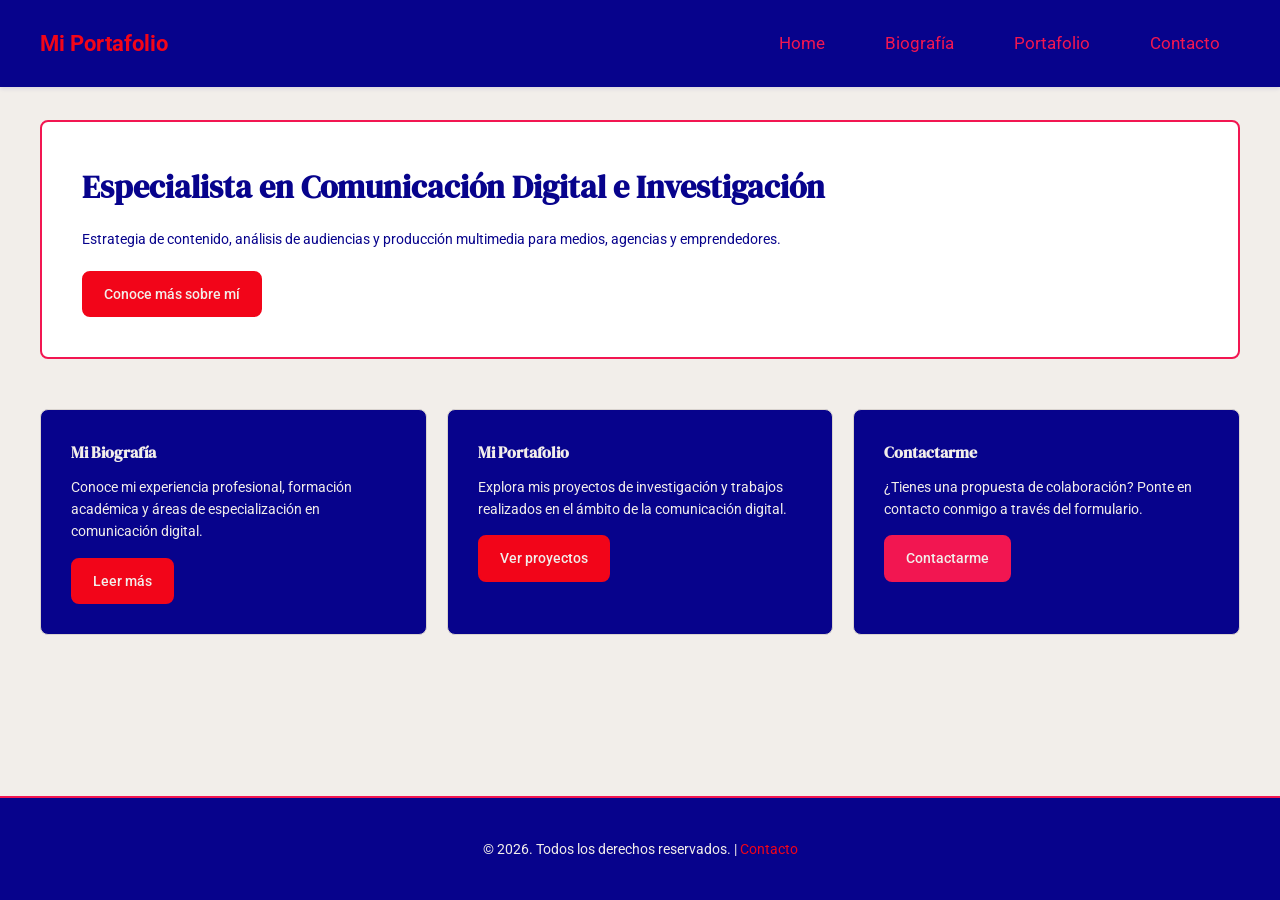
<file: index.html>
<!DOCTYPE html>
<html lang="es">
<head>
    <meta charset="UTF-8">
    <meta name="viewport" content="width=device-width, initial-scale=1.0">
    <meta name="description" content="Mi página personal - Portafolio profesional en comunicación digital">
    <title>Home - Mi Portafolio</title>
    <link href="https://fonts.googleapis.com/css2?family=Roboto:wght@400;500;700&family=DM+Serif+Display:wght@700&display=swap" rel="stylesheet">
    <link rel="stylesheet" href="css/main.css">
</head>
<body>
    <!-- HEADER -->
    <header class="header-principal">
        <div class="logo">
            <a href="index.html">Mi Portafolio</a>
        </div>
        <nav class="nav-principal">
            <ul>
                <li><a href="index.html">Home</a></li>
                <li><a href="/pages/biografia.html">Biografía</a></li>
                <li><a href="/pages/portafolio.html">Portafolio</a></li>
                <li><a href="/pages/contacto.html">Contacto</a></li>
            </ul>
        </nav>
    </header>

    <!-- CONTENIDO PRINCIPAL -->
    <main>
        <!-- SECCIÓN HERO -->
        <section class="hero">
            <h1>Especialista en Comunicación Digital e Investigación</h1>
            <p>Estrategia de contenido, análisis de audiencias y producción multimedia para medios, agencias y emprendedores.</p>
            <a href="pages/biografia.html" class="btn">Conoce más sobre mí</a>
        </section>
 
        <!-- ASIDE -->
        <aside>
            <div class="sidebar">
                <!-- Biografía -->
                <article class="card">
                    <h2>Mi Biografía</h2>
                    <p>Conoce mi experiencia profesional, formación académica y áreas de especialización en comunicación digital.</p>
                    <a href="pages/biografia.html" class="btn">Leer más</a>
                </article>
 
                <!-- Portfolio -->
                <article class="card">
                    <h2>Mi Portafolio</h2>
                    <p>Explora mis proyectos de investigación y trabajos realizados en el ámbito de la comunicación digital.</p>
                    <a href="pages/portafolio.html" class="btn">Ver proyectos</a>
                </article>
 
                <!--  Contacto -->
                <article class="card">
                    <h2>Contactarme</h2>
                    <p>¿Tienes una propuesta de colaboración? Ponte en contacto conmigo a través del formulario.</p>
                    <a href="pages/contacto.html" class="btn btn-secondary">Contactarme</a>
                </article>
            </div>
        </aside>
    </main>

    <!-- FOOTER -->
    <footer class="footer-principal">
        <p>&copy; 2026. Todos los derechos reservados. | <a href="pages/contacto.html">Contacto</a></p>
    </footer>
</body>
</html>
</file>
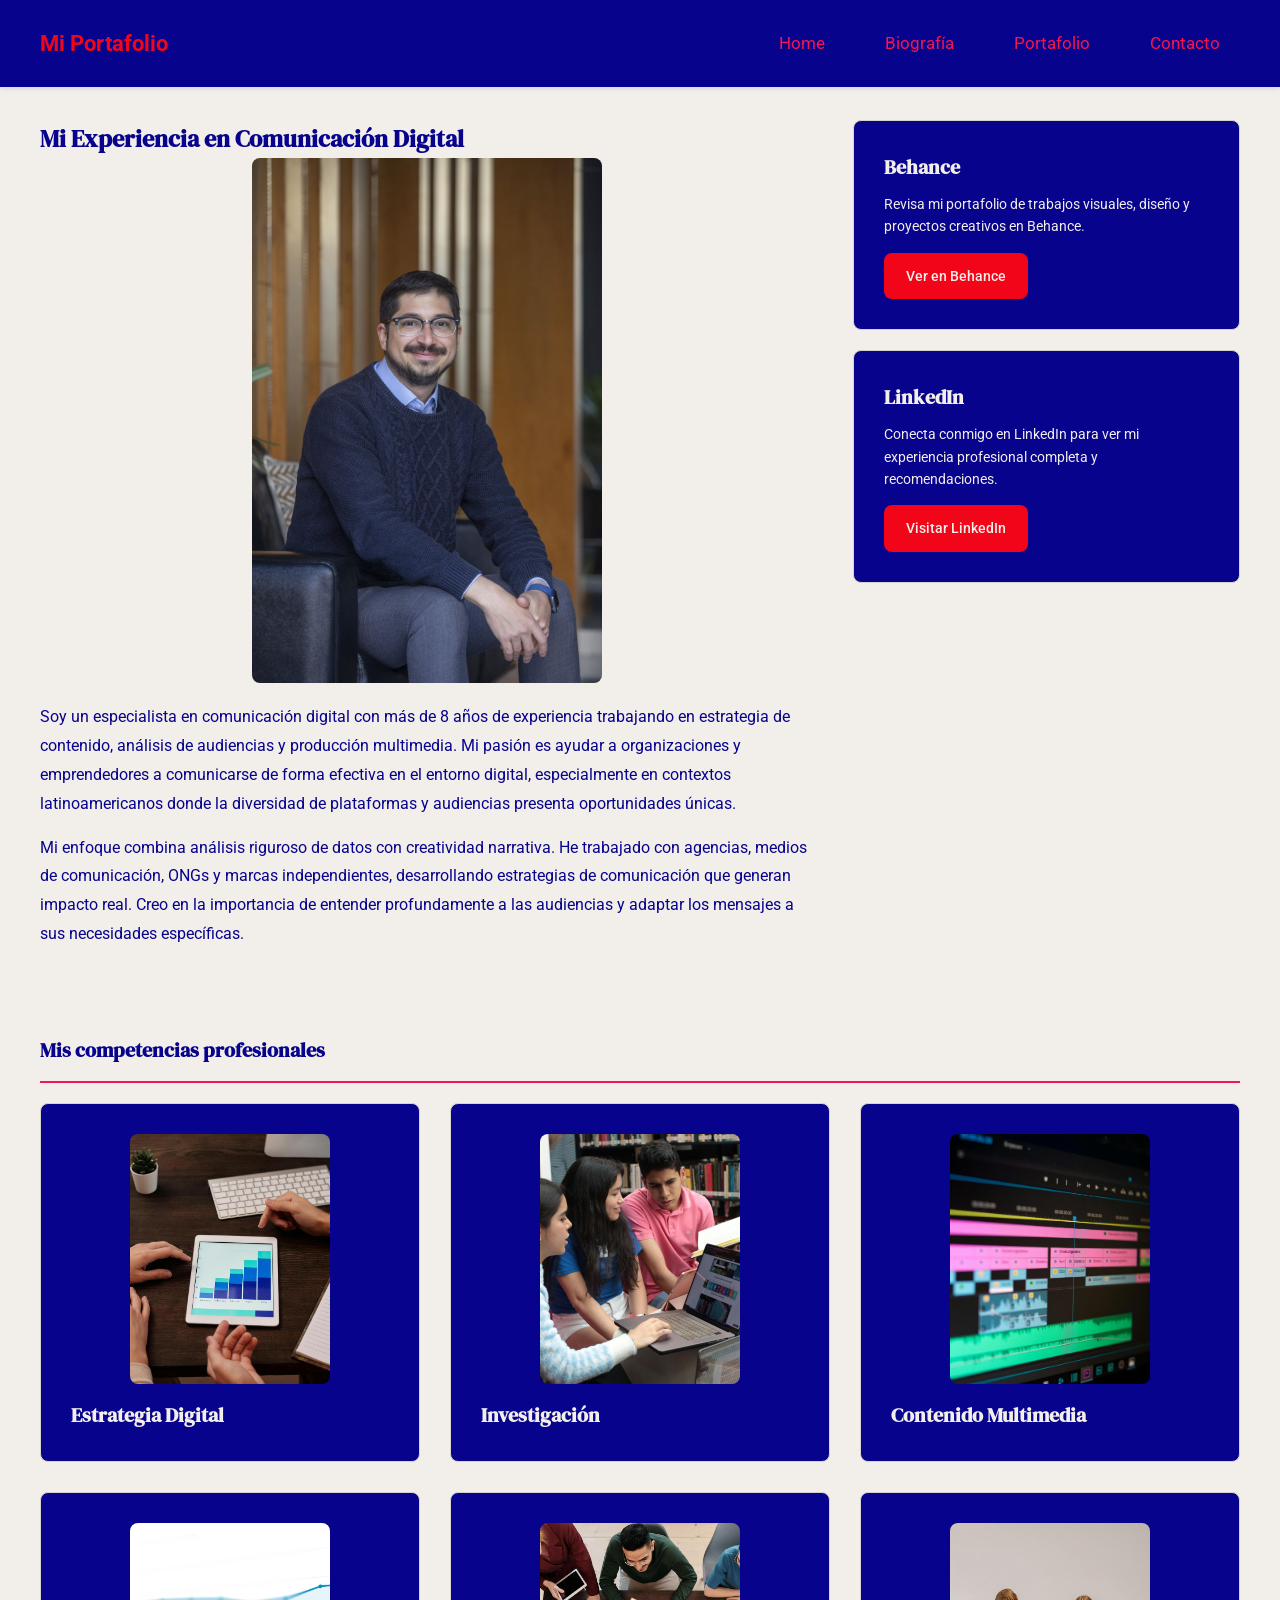
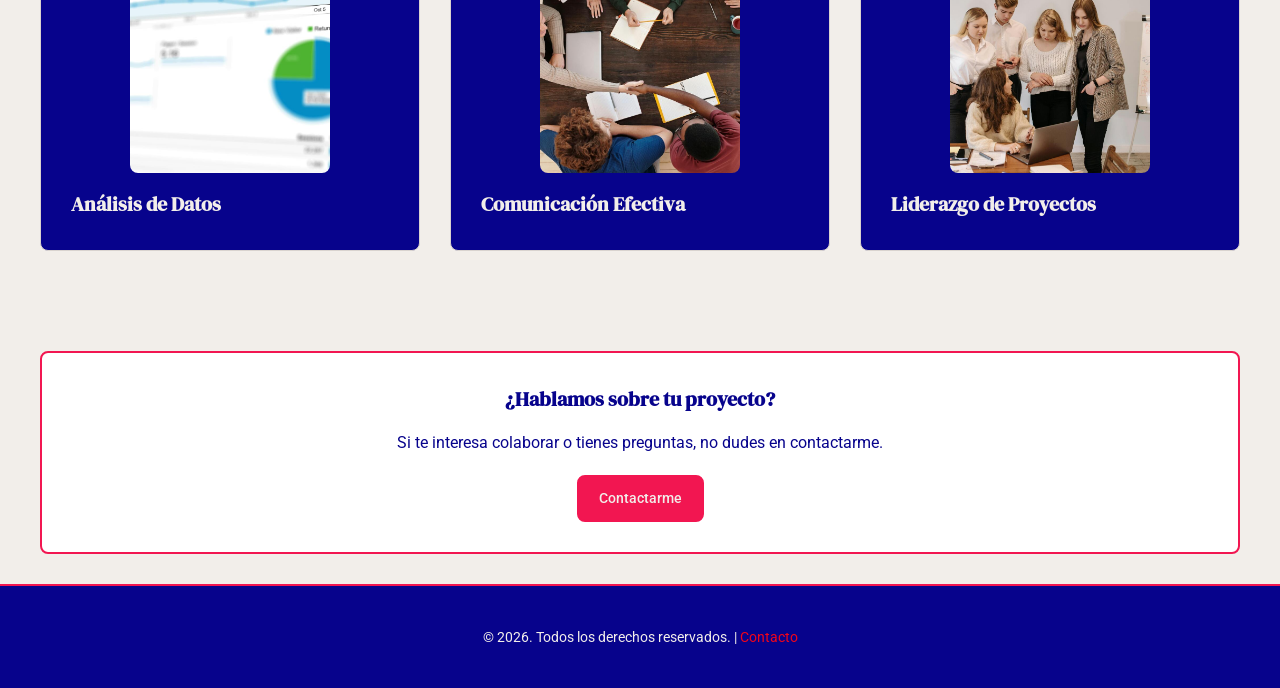
<file: pages/biografia.html>
<!DOCTYPE html>
<html lang="es">
<head>
    <meta charset="UTF-8">
    <meta name="viewport" content="width=device-width, initial-scale=1.0">
    <meta name="description" content="Biografía - Mi experiencia y formación profesional">
    <title>Biografía - Mi Portafolio</title>
    <link href="https://fonts.googleapis.com/css2?family=Roboto:wght@400;500;700&family=DM+Serif+Display:wght@700&display=swap" rel="stylesheet">
    <link rel="stylesheet" href="../css/main.css">
</head>
<body>
    <!-- HEADER  -->
    <header class="header-principal">
        <div class="logo">
            <a href="/index.html">Mi Portafolio</a>
        </div>
        <nav class="nav-principal">
            <ul>
                <li><a href="/index.html">Home</a></li>
                <li><a href="/pages/biografia.html">Biografía</a></li>
                <li><a href="/pages/portafolio.html">Portafolio</a></li>
                <li><a href="/pages/contacto.html">Contacto</a></li>
            </ul>
        </nav>
    </header>

    <!-- CONTENIDO PRINCIPAL -->
 <!-- CONTENIDO PRINCIPAL -->
    <main>
        <!-- BIOGRAFÍA + IMAGEN + ASIDE -->
        <div class="bio-section-wrapper">
            <!-- BIOGRAFÍA -->
            <section class="bio-content">
                <h1>Mi Experiencia en Comunicación Digital</h1>
 
                <!-- Bio con imagen -->
                <div class="bio-with-image">
                    <figure class="bio-image">
                        <img src="/assets/images/imagen.perfil-bio.jpg" alt="Mi foto de perfil">
                    </figure>
 
                    <div class="bio-text">
                        <p>Soy un especialista en comunicación digital con más de 8 años de experiencia trabajando en estrategia de contenido, análisis de audiencias y producción multimedia. Mi pasión es ayudar a organizaciones y emprendedores a comunicarse de forma efectiva en el entorno digital, especialmente en contextos latinoamericanos donde la diversidad de plataformas y audiencias presenta oportunidades únicas.</p>
                        
                        <p>Mi enfoque combina análisis riguroso de datos con creatividad narrativa. He trabajado con agencias, medios de comunicación, ONGs y marcas independientes, desarrollando estrategias de comunicación que generan impacto real. Creo en la importancia de entender profundamente a las audiencias y adaptar los mensajes a sus necesidades específicas.</p>
                    </div>
                </div>
            </section>
 
            <!-- ASIDE: BEHANCE Y LINKEDIN -->
            <aside>
                <div class="sidebar">
                    <!-- Behance -->
                    <article class="card">
                        <h3>Behance</h3>
                        <p>Revisa mi portafolio de trabajos visuales, diseño y proyectos creativos en Behance.</p>
                        <a href="https://www.behance.net/" target="_blank" rel="noopener noreferrer" class="btn">Ver en Behance</a>
                    </article>
 
                    <!-- LinkedIn -->
                    <article class="card">
                        <h3>LinkedIn</h3>
                        <p>Conecta conmigo en LinkedIn para ver mi experiencia profesional completa y recomendaciones.</p>
                        <a href="https://www.linkedin.com/" target="_blank" rel="noopener noreferrer" class="btn">Visitar LinkedIn</a>
                    </article>
                </div>
            </aside>
        </div>
 
        <!-- COMPETENCIAS -->
        <section class="competencies-section">
            <h2>Mis competencias profesionales</h2>
            <div class="competencies-flex">
                <article class="card competency-card">
                    <figure class="competency-image">
                        <img src="../assets/images/img-competencias/estrategia-digital.jpg" alt="Estrategia Digital">
                    </figure>
                    <h3>Estrategia Digital</h3>
                </article>
 
                <article class="card competency-card">
                    <figure class="competency-image">
                        <img src="../assets/images/img-competencias/investigacion.jpg" alt="Investigación">
                    </figure>
                    <h3>Investigación</h3>
                </article>
 
                <article class="card competency-card">
                    <figure class="competency-image">
                        <img src="../assets/images/img-competencias/contenido-multimedia.jpg" alt="Contenido Multimedia">
                    </figure>
                    <h3>Contenido Multimedia</h3>
                </article>
 
                <article class="card competency-card">
                    <figure class="competency-image">
                        <img src="../assets/images/img-competencias/analisis-datos.jpg" alt="Análisis de Datos">
                    </figure>
                    <h3>Análisis de Datos</h3>
                </article>
 
                <article class="card competency-card">
                    <figure class="competency-image">
                        <img src="../assets/images/img-competencias/comunicacion-efectiva.jpg" alt="Comunicación Efectiva">
                    </figure>
                    <h3>Comunicación Efectiva</h3>
                </article>
 
                <article class="card competency-card">
                    <figure class="competency-image">
                        <img src="../assets/images/img-competencias/liderago-proyectos.jpg" alt="Liderazgo de Proyectos">
                    </figure>
                    <h3>Liderazgo de Proyectos</h3>
                </article>
            </div>
        </section>
 
        <!-- LLAMADA A ACCIÓN -->
        <section class="cta-section text-center">
            <h2>¿Hablamos sobre tu proyecto?</h2>
            <p>Si te interesa colaborar o tienes preguntas, no dudes en contactarme.</p>
            <a href="contacto.html" class="btn btn-secondary">Contactarme</a>
        </section>
    </main>

    <!-- FOOTER -->
    <footer class="footer-principal">
        <p>&copy; 2026. Todos los derechos reservados. | <a href="contacto.html">Contacto</a></p>
    </footer>
</body>
</html>
</file>
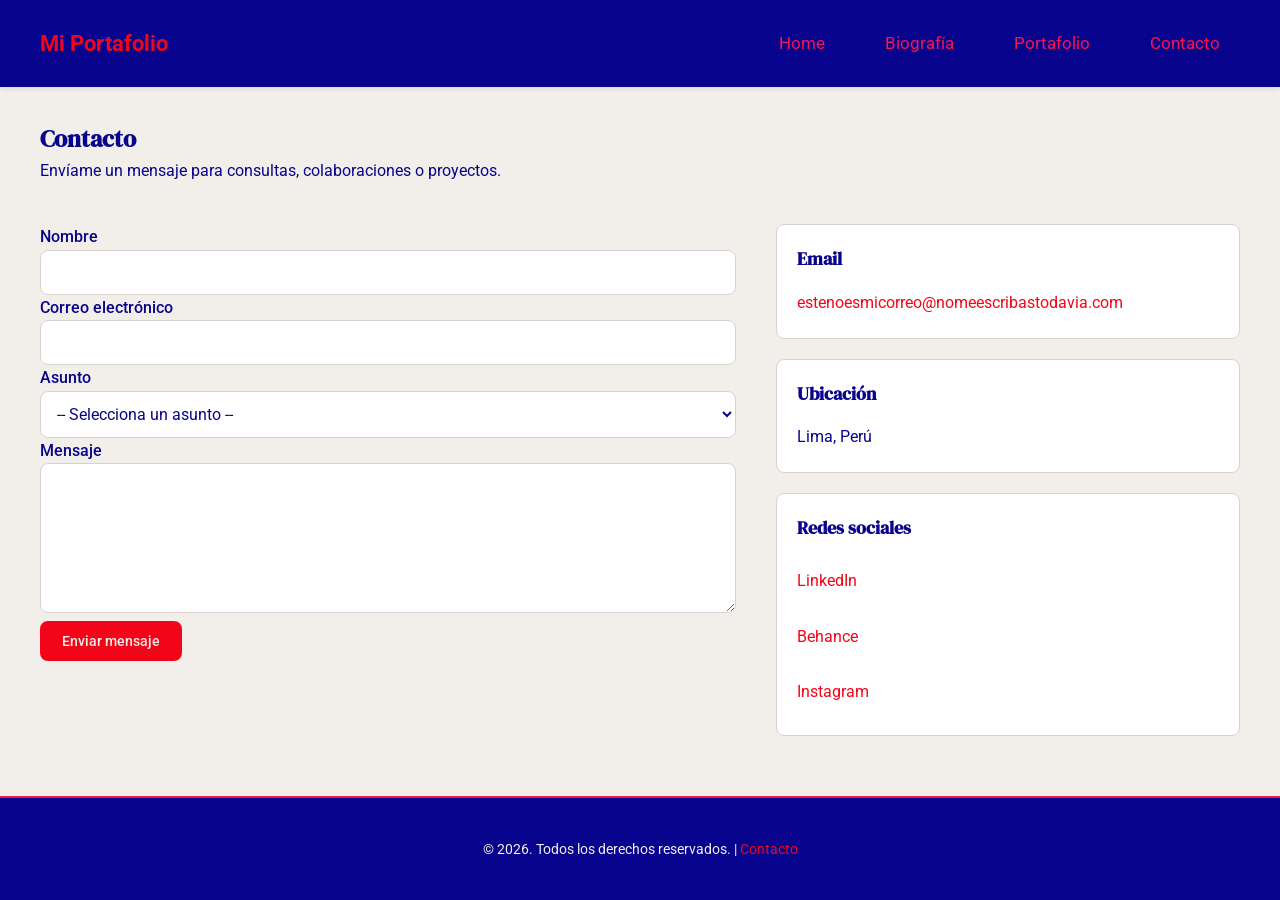
<file: pages/contacto.html>
<!DOCTYPE html>
<html lang="es">
<head>
    <meta charset="UTF-8">
    <meta name="viewport" content="width=device-width, initial-scale=1.0">
    <meta name="description" content="Contacto - Formulario de contacto">
    <title>Contacto - Mi Portafolio</title>
    <link href="https://fonts.googleapis.com/css2?family=Roboto:wght@400;500;700&family=DM+Serif+Display:wght@700&display=swap" rel="stylesheet">
    <link rel="stylesheet" href="../css/main.css">
</head>
<body>
    <!-- HEADER -->
    <header class="header-principal">
        <div class="logo">
            <a href="/index.html">Mi Portafolio</a>
        </div>
        <nav class="nav-principal">
            <ul>
                <li><a href="/index.html">Home</a></li>
                <li><a href="/pages/biografia.html">Biografía</a></li>
                <li><a href="/pages/portafolio.html">Portafolio</a></li>
                <li><a href="/pages/contacto.html">Contacto</a></li>
            </ul>
        </nav>
    </header>

    <!-- CONTENIDO -->
<main>
        <section>
            <h1>Contacto</h1>
            <p>Envíame un mensaje para consultas, colaboraciones o proyectos.</p>
        </section>
 
        <div class="contact-wrapper">
            <section class="contact-form-section">
                <form action="#" method="post">
                    <div>
                        <label>Nombre</label>
                        <input type="text" name="nombre" required>
                    </div>
 
                    <div>
                        <label>Correo electrónico</label>
                        <input type="email" name="email" required>
                    </div>
 
                    <div>
                        <label>Asunto</label>
                        <select name="asunto" required>
                            <option value="">-- Selecciona un asunto --</option>
                            <option value="proyectos">Consulta sobre proyectos</option>
                            <option value="colaboracion">Propuesta de colaboración</option>
                            <option value="academica">Información académica/investigación</option>
                            <option value="medios">Medios/Cobertura</option>
                        </select>
                    </div>
 
                    <div>
                        <label>Mensaje</label>
                        <textarea name="mensaje" rows="6" required></textarea>
                    </div>
 
                    <button type="submit" class="btn">Enviar mensaje</button>
                </form>
            </section>
 
            <aside class="contact-info-section">
                <div class="contact-info-box">
                    <h3>Email</h3>
                    <p><a href="mailto:estenoesmicorreo@nomeescribastodavia.com">estenoesmicorreo@nomeescribastodavia.com</a></p>
                </div>
 
                <div class="contact-info-box">
                    <h3>Ubicación</h3>
                    <p>Lima, Perú</p>
                </div>
 
                <div class="contact-info-box">
                    <h3>Redes sociales</h3>
                    <ul class="contact-social-links">
                        <li><a href="https://www.linkedin.com/" target="_blank" rel="noopener noreferrer">LinkedIn</a></li>
                        <li><a href="https://www.behance.net/" target="_blank" rel="noopener noreferrer">Behance</a></li>
                        <li><a href="https://www.instagram.com/" target="_blank" rel="noopener noreferrer">Instagram</a></li>
                    </ul>
                </div>
            </aside>
        </div>
    </main>

    <!-- FOOTER -->
    <footer class="footer-principal">
        <p>&copy; 2026. Todos los derechos reservados. | <a href="contacto.html">Contacto</a></p>
    </footer>
</body>
</html>
</file>
<file: css/main.css>
* {
    margin: 0;
    padding: 0;
    box-sizing: border-box;
}

html {
    scroll-behavior: smooth;
}

body {
    margin: 0;
    padding-top: 110px;
    padding-bottom: 0;
    background-color: rgb(242, 238, 234);
    font-family: 'Roboto', sans-serif;
    font-size: 16px;
    line-height: 1.6;
    color: rgb(7, 3, 140);
    min-height: 100vh;
    display: flex;
    flex-direction: column;
}

h1, h2, h3, h4, h5, h6 {
    font-family: 'DM Serif Display', serif;
    font-weight: 700;
    margin: 0;
}

h1 {
    font-size: 24px;
}

h2 {
    font-size: 20px;
}

h3 {
    font-size: 16px;
}

p {
    margin: 0 0 15px 0;
}

p:last-child {
    margin-bottom: 0;
}

.header-principal {
    position: fixed;
    top: 0;
    left: 0;
    right: 0;
    z-index: 20;
    background-color: rgb(7, 3, 140);
    color: rgb(242, 238, 234);
    display: flex;
    flex-direction: column;
    align-items: center;
    padding: 10px 15px;
    gap: 5px;
    box-shadow: 0 2px 4px rgba(7, 3, 140, 0.1);
}

.logo {
    font-size: 14px;
    font-weight: 700;
}

.logo a {
    color: rgb(242, 5, 25);
    text-decoration: none;
}

.logo a:active {
    color: rgb(242, 22, 81);
}

.nav-principal ul {
    list-style: none;
    margin: 0;
    padding: 0;
    display: flex;
    flex-direction: row;
    flex-wrap: wrap;
    gap: 15px;
    justify-content: center;
}

.nav-principal a {
    color: rgb(242, 22, 81);
    text-decoration: none;
    font-size: 14px;
    padding: 5px 10px;
    display: block;
    white-space: nowrap;
}

.nav-principal a:active {
    color: rgb(242, 5, 25);
}

main {
    display: flex;
    flex-direction: column;
    gap: 20px;
    padding: 0 20px;
    flex: 1;
}

.hero {
    background-color: white;
    border: 2px solid rgb(242, 22, 81);
    border-radius: 8px;
    padding: 30px 20px;
    margin-bottom: 10px;
}

.hero h1 {
    font-size: 24px;
    margin: 0 0 15px 0;
    color: rgb(7, 3, 140);
}

.hero p {
    font-size: 14px;
    margin: 0 0 20px 0;
    color: rgb(7, 3, 140);
}

.card {
    background-color: rgb(7, 3, 140);
    border: 1px solid rgb(217, 211, 207);
    border-radius: 8px;
    padding: 20px;
    color: rgb(242, 238, 234);
}

.card h3 {
    font-size: 16px;
    margin: 0 0 10px 0;
    color: rgb(242, 238, 234);
}

.card h2 {
    font-size: 16px;
    margin: 0 0 10px 0;
    color: rgb(242, 238, 234);
}

.card p {
    font-size: 14px;
    margin: 0 0 15px 0;
    line-height: 1.6;
    color: rgb(242, 238, 234);
}

.card p:last-child {
    margin-bottom: 0;
}

.card figure {
    margin: 0 0 15px 0;
    padding: 0;
}

.card img {
    width: 100%;
    height: auto;
    min-height: 200px;
    object-fit: cover;
    border-radius: 8px;
    display: block;
}

.sidebar {
    display: flex;
    flex-direction: column;
    gap: 15px;
}

.btn {
    display: inline-block;
    padding: 10px 20px;
    background-color: rgb(242, 5, 25);
    color: rgb(242, 238, 234);
    text-decoration: none;
    border: 2px solid rgb(242, 5, 25);
    border-radius: 8px;
    font-weight: 500;
    cursor: pointer;
    font-family: 'Roboto', sans-serif;
    font-size: 14px;
}

.btn:active {
    background-color: rgb(242, 22, 81);
    border-color: rgb(242, 22, 81);
}

.btn-secondary {
    background-color: rgb(242, 22, 81);
    border-color: rgb(242, 22, 81);
}

.btn-secondary:active {
    background-color: rgb(242, 5, 25);
    border-color: rgb(242, 5, 25);
}

.footer-principal {
    background-color: rgb(7, 3, 140);
    color: rgb(242, 238, 234);
    display: flex;
    flex-direction: column;
    align-items: center;
    justify-content: center;
    gap: 5px;
    padding: 40px 0;
    text-align: center;
    margin-top: 30px;
    border-top: 2px solid rgb(242, 22, 81);
}

.footer-principal p {
    margin: 0;
    font-size: 14px;
}

.footer-principal a {
    color: rgb(242, 5, 25);
    text-decoration: none;
}

.footer-principal a:active {
    color: rgb(242, 22, 81);
}

.contact-form {
    display: flex;
    flex-direction: column;
    gap: 20px;
    max-width: 600px;
}

.contact-form > div {
    display: flex;
    flex-direction: column;
    gap: 8px;
}

label {
    font-weight: 500;
    color: rgb(7, 3, 140);
    font-size: 16px;
}

input,
select,
textarea {
    width: 100%;
    padding: 12px;
    border: 1px solid rgb(217, 211, 207);
    border-radius: 8px;
    font-family: 'Roboto', sans-serif;
    font-size: 16px;
    color: rgb(7, 3, 140);
    background-color: white;
}

textarea {
    resize: vertical;
    min-height: 150px;
}

.contact-info-box {
    background-color: white;
    border: 1px solid rgb(217, 211, 207);
    border-radius: 8px;
    padding: 20px;
}

.contact-info-box h3 {
    margin: 0 0 15px 0;
    font-size: 18px;
    color: rgb(7, 3, 140);
}

.contact-info-box p {
    margin: 0;
    font-size: 16px;
    color: rgb(7, 3, 140);
    line-height: 1.8;
}

.contact-info-box a {
    color: rgb(242, 5, 25);
    text-decoration: none;
}

.contact-social-links {
    list-style: none;
    padding: 0;
    margin: 0;
    display: flex;
    flex-direction: column;
    gap: 10px;
}

.contact-social-links li {
    margin: 0;
}

.contact-social-links a {
    display: inline-block;
    padding: 10px 0;
    color: rgb(242, 5, 25);
    text-decoration: none;
}

.bio-section-wrapper {
    display: flex;
    flex-direction: column;
    gap: 30px;
    margin-bottom: 30px;
}

.bio-content {
    flex: 1;
}

.bio-with-image {
    display: flex;
    flex-direction: column;
    gap: 20px;
}

.bio-text {
    flex: 1;
}

.bio-text p {
    font-size: 16px;
    line-height: 1.8;
    color: rgb(7, 3, 140);
    margin-bottom: 15px;
}

.bio-image {
    flex: 1;
    margin: 0 auto;
    max-width: 100%;
    display: flex;
    justify-content: center;
}

.bio-image img {
    width: 100%;
    height: auto;
    min-height: 300px;
    max-width: 350px;
    object-fit: cover;
    border-radius: 8px;
    display: block;
}

.bio-image figcaption {
    margin-top: 10px;
    font-size: 14px;
    color: #999;
    text-align: center;
}

.competencies-section {
    margin-bottom: 30px;
}

.competencies-section h2 {
    margin-bottom: 20px;
    border-bottom: 2px solid rgb(242, 22, 81);
    padding-bottom: 15px;
    color: rgb(7, 3, 140);
}

.competencies-flex {
    display: flex;
    flex-direction: column;
    gap: 20px;
}

.competency-card {
    flex-direction: column;
    padding: 15px;
}

.competency-image {
    margin: 0 0 15px 0;
    padding: 0;
    display: flex;
    justify-content: center;
}

.competency-image img {
    width: 200px;
    height: 150px;
    object-fit: cover;
    border-radius: 8px;
    display: block;
}

.competency-card h3 {
    margin: 0;
    font-size: 16px;
    color: rgb(242, 238, 234);
}

.portfolio-wrapper {
    display: flex;
    flex-direction: column;
    gap: 30px;
    margin-bottom: 30px;
}

.portfolio-content h1 {
    margin-bottom: 20px;
    border-bottom: 2px solid rgb(242, 22, 81);
    padding-bottom: 15px;
}

.portfolio-intro {
    font-size: 16px;
    line-height: 1.8;
    color: rgb(7, 3, 140);
    margin-bottom: 30px;
}

.portfolio-flex {
    display: flex;
    flex-direction: column;
    gap: 20px;
}

.portfolio-card {
    background-color: white;
    border: 1px solid rgb(217, 211, 207);
    border-radius: 8px;
    overflow: hidden;
    display: flex;
    flex-direction: column;
}

.portfolio-image {
    margin: 0;
    padding: 0;
    width: 100%;
    overflow: hidden;
}

.portfolio-image img {
    width: 100%;
    height: auto;
    min-height: 250px;
    object-fit: cover;
    display: block;
}

.portfolio-video {
    margin: 0;
    padding: 0;
    width: 100%;
    overflow: hidden;
}

.portfolio-video iframe {
    display: block;
    width: 100%;
    border: none;
}

.portfolio-info {
    padding: 20px;
    flex: 1;
    display: flex;
    flex-direction: column;
}

.portfolio-category {
    font-size: 14px;
    color: rgb(242, 5, 25);
    margin: 0 0 10px 0;
    font-weight: 500;
    text-transform: uppercase;
    letter-spacing: 0.5px;
}

.portfolio-title {
    margin: 0;
    font-size: 18px;
    color: rgb(7, 3, 140);
}

.cta-section {
    margin-top: 30px;
    padding: 30px 20px;
    background-color: white;
    border: 2px solid rgb(242, 22, 81);
    border-radius: 8px;
    text-align: center;
}

.cta-section h2 {
    margin: 0 0 15px 0;
    color: rgb(7, 3, 140);
    border: none;
    padding-bottom: 0;
}

.cta-section p {
    margin: 0 0 20px 0;
    color: rgb(7, 3, 140);
}

.text-center {
    text-align: center;
}

.contact-wrapper {
    display: flex;
    flex-direction: column;
    gap: 30px;
    margin-bottom: 30px;
}

.contact-form-section {
    flex: 1;
}

.contact-info-section {
    flex: 1;
    display: flex;
    flex-direction: column;
    gap: 20px;
}

/* MEDIA QUERY - TABLET (768px) */
@media (min-width: 768px) {
    body {
        padding-top: 100px;
    }

    .header-principal {
        flex-direction: row;
        justify-content: space-between;
        align-items: center;
        padding: 10px 30px;
        gap: 20px;
    }

    .logo {
        font-size: 18px;
    }

    .nav-principal ul {
        gap: 20px;
        flex-wrap: nowrap;
    }

    .nav-principal a {
        font-size: 16px;
        padding: 10px 15px;
    }

    main {
        padding: 0 30px;
        gap: 30px;
        max-width: 1400px;
        margin: 0 auto;
        width: 100%;
    }

    .hero {
        padding: 40px 30px;
    }

    .hero h1 {
        font-size: 28px;
    }

    .sidebar {
        display: flex;
        flex-direction: row;
        flex-wrap: wrap;
        gap: 20px;
    }

    .sidebar .card {
        flex: 1;
        min-width: calc(33.333% - 14px);
    }

    .card {
        padding: 30px;
    }

    .card h3 {
        font-size: 18px;
    }

    .card img {
        min-height: 250px;
    }

    .footer-principal {
        flex-direction: row;
        justify-content: space-around;
        padding: 30px 20px;
        gap: 20px;
    }

    .bio-with-image {
        flex-direction: row-reverse;
        align-items: flex-start;
        gap: 30px;
    }

    .bio-text {
        flex: 1;
    }

    .bio-image {
        flex: 1;
        max-width: 100%;
    }

    .bio-section-wrapper {
        flex-direction: row;
        gap: 30px;
        align-items: flex-start;
    }

    .bio-content {
        flex: 2;
    }

    .bio-section-wrapper aside {
        flex: 1;
    }

    .bio-section-wrapper .sidebar {
        flex-direction: column;
        gap: 20px;
    }

    .bio-section-wrapper .card {
        flex: 1;
    }

    .competencies-flex {
        display: flex;
        flex-direction: row;
        flex-wrap: wrap;
        gap: 20px;
    }

    .competencies-flex .card {
        flex: 1;
        min-width: calc(33.333% - 14px);
    }

    .portfolio-flex {
        display: flex;
        flex-direction: row;
        flex-wrap: wrap;
        gap: 20px;
    }

    .portfolio-flex .portfolio-card {
        flex: 1;
        min-width: calc(50% - 10px);
    }

    .portfolio-wrapper {
        flex-direction: row;
        gap: 30px;
    }

    .portfolio-content {
        flex: 2;
    }

    .portfolio-wrapper aside {
        flex: 1;
    }

    .contact-wrapper {
        flex-direction: row;
        gap: 30px;
    }

    .contact-form-section {
        flex: 1.2;
    }

    .contact-info-section {
        flex: 0.8;
    }
}

/* MEDIA QUERY - DESKTOP (1200px) */
@media (min-width: 1200px) {
    body {
        padding-top: 120px;
    }

    .header-principal {
        padding: 15px 40px;
        gap: 30px;
    }

    .logo {
        font-size: 22px;
    }

    .nav-principal a {
        font-size: 17px;
        padding: 15px 20px;
    }

    main {
        padding: 0 40px;
        gap: 40px;
        max-width: 1600px;
    }

    .hero {
        padding: 40px 40px;
    }

    .hero h1 {
        font-size: 32px;
    }

    .card {
        padding: 30px;
    }

    .card h3 {
        font-size: 20px;
    }

    .footer-principal {
        padding: 40px 40px;
        gap: 40px;
    }

    .bio-section-wrapper {
        flex-direction: row;
        gap: 40px;
        align-items: flex-start;
    }

    .bio-content {
        flex: 2;
    }

    .bio-with-image {
        flex-direction: column;
        gap: 20px;
    }

    .bio-section-wrapper aside {
        flex: 1;
    }

    .bio-section-wrapper .sidebar {
        flex-direction: column;
    }

    .competencies-flex {
        flex-wrap: wrap;
        gap: 30px;
    }

    .competencies-flex .card {
        min-width: calc(33.333% - 20px);
    }

    .portfolio-flex {
        flex-wrap: wrap;
        gap: 30px;
    }

    .portfolio-flex .portfolio-card {
        min-width: calc(33.333% - 20px);
    }

    .portfolio-wrapper {
        flex-direction: row;
        gap: 40px;
        align-items: flex-start;
    }

    .portfolio-content {
        flex: 2.5;
    }

    .portfolio-wrapper aside {
        flex: 1;
    }

    .portfolio-image img {
        min-height: 300px;
    }

    .contact-wrapper {
        flex-direction: row;
        gap: 40px;
        align-items: flex-start;
    }

    .contact-form-section {
        flex: 1.5;
    }

    .contact-info-section {
        flex: 1;
    }
}
</file>
